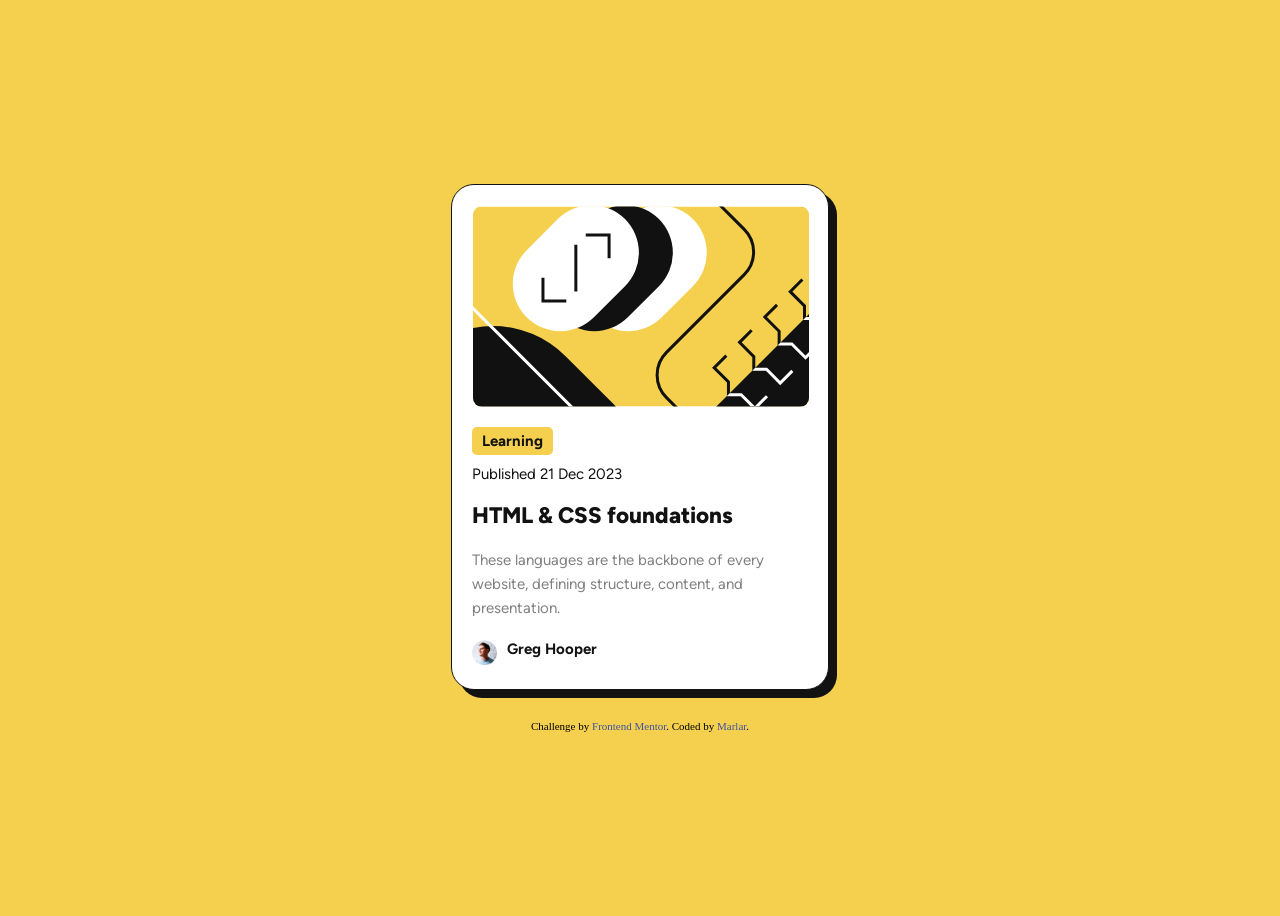
<file: Blog_Preview_Page_Frontend-main/index.html>
<!DOCTYPE html>
<html lang="en">

<head>
  <meta charset="UTF-8">
  <meta name="viewport" content="width=device-width, initial-scale=1.0">
  <!-- displays site properly based on user's device -->

  <link rel="icon" type="image/png" sizes="32x32" href="./assets/images/favicon-32x32.png">
  <link rel="stylesheet" href="main.css">

  <title>Frontend Mentor | Blog preview card</title>

</head>

<body>
  <div class="card">
    
    <!-- blog image -->
    <div class="blog_image">
      <svg xmlns="http://www.w3.org/2000/svg" fill="none" viewBox="0 0 336 201">
        <g clip-path="url(#a)">
          <path fill="#F4D04E" d="M0 .5h336v200H0z" />
          <rect width="139" height="95" x="87.996" y="77.729" fill="#fff" rx="47.5"
            transform="rotate(-45 87.996 77.729)" />
          <rect width="139" height="95" x="54.055" y="77.729" fill="#111" rx="47.5"
            transform="rotate(-45 54.055 77.729)" />
          <path fill="#111" d="M234.864 209.036 451.4-7.5l67.175 67.175-216.536 216.536z" />
          <rect width="139" height="95" x="20.114" y="77.729" fill="#fff" rx="47.5"
            transform="rotate(-45 20.114 77.729)" />
          <rect width="204.19" height="270.554" fill="#111" rx="102.095"
            transform="scale(-1 1) rotate(45 -103.887 14.564)" />
          <path stroke="#fff" stroke-width="3"
            d="m6.69-357.5 135.583 135.727c12.481 12.494 12.481 32.737 0 45.231L-45.544 11.475c-12.481 12.494-12.481 32.737 0 45.23L107.088 209.5" />
          <path stroke="#111" stroke-width="3"
            d="M69.965 71.719v23.334h23.334M136.079 52.273V28.94h-23.334M102.845 38.838v46.67M210.364-37.5l60.873 60.873c12.497 12.496 12.497 32.758 0 45.254l-77.745 77.746c-12.497 12.496-12.497 32.758 0 45.254l69.872 69.873" />
          <path stroke="#111" stroke-width="3"
            d="m253.339 149.574-12.144 12.145 14.256 14.257v12.672h12.673l13.729 13.729 12.145-12.145M278.685 124.228l-12.145 12.145 14.257 14.257v12.673h12.673l13.729 13.729 12.145-12.145M304.031 98.883l-12.145 12.144 14.257 14.257v12.673h12.673l13.729 13.729 12.144-12.145M329.376 73.537l-12.145 12.145 14.257 14.257v12.672h12.673l13.729 13.729 12.145-12.144" />
          <path stroke="#fff" stroke-width="5"
            d="m354.722 48.191-12.145 12.145 14.257 14.257v12.673h12.673l13.729 13.729 12.145-12.145" />
          <mask id="b" width="285" height="285" x="234" y="-8" maskUnits="userSpaceOnUse" style="mask-type:alpha">
            <path fill="#111" d="M234.864 209.036 451.4-7.5l67.175 67.175-216.536 216.536z" />
          </mask>
          <g stroke="#fff" mask="url(#b)">
            <path stroke-width="3"
              d="m253.339 149.574-12.144 12.145 14.256 14.257v12.672h12.673l13.729 13.729 12.145-12.145M278.685 124.228l-12.145 12.145 14.257 14.257v12.673h12.673l13.729 13.729 12.145-12.145M304.031 98.883l-12.145 12.144 14.257 14.257v12.673h12.673l13.729 13.729 12.144-12.145M329.376 73.537l-12.145 12.145 14.257 14.257v12.672h12.673l13.729 13.729 12.145-12.145" />
            <path stroke-width="5"
              d="m354.722 48.191-12.145 12.145 14.257 14.257v12.673h12.673l13.729 13.729 12.145-12.145" />
          </g>
        </g>
        <defs>
          <clipPath id="a">
            <path fill="#fff" d="M0 .5h336v200H0z" />
          </clipPath>
        </defs>
      </svg>

    <!-- content -->
    </div>
    <div class="content">
      <span id="bold_text">Learning</span>
      <p>Published 21 Dec 2023</p>
      <a href="#">
        <h2 id="bold_title">HTML & CSS foundations</h2>
      </a>
      <span id="detail"> These languages are the backbone of every website, defining structure, content, and
        presentation.</span>
    </div>

    <!-- author profile -->
    <div class="author_profile">
      <div class="row">
        <div class="column">
          <img src="assets/images/image-avatar.webp" alt="profile-picture" id="profile_image">
        </div>
        <div class="column">
          <span id="bold_name">Greg Hooper</span>
        </div>
      </div>
    </div>
  </div>

  <!-- attribution -->
  <div class="attribution">
    Challenge by <a href="https://www.frontendmentor.io?ref=challenge" target="_blank">Frontend Mentor</a>.
    Coded by <a href="https://www.frontendmentor.io/profile/marlar-tz">Marlar</a>.
  </div>
</body>

</html>
</file>
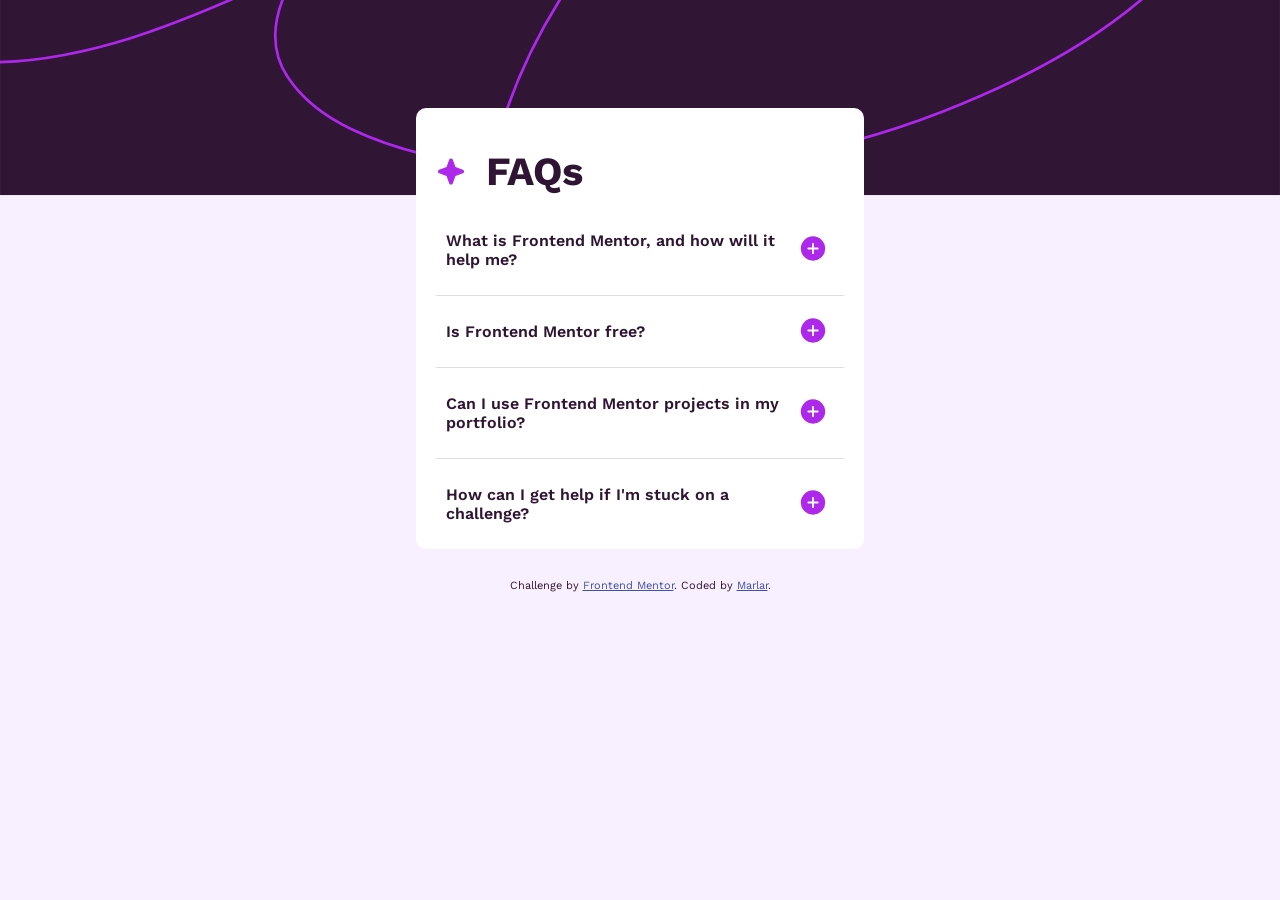
<file: faq-accordion-main/index.html>
<!DOCTYPE html>
<html lang="en">

<head>
  <meta charset="UTF-8">
  <meta name="viewport" content="width=device-width, initial-scale=1.0">
  <!-- displays site properly based on user's device -->

  <link rel="icon" type="image/png" sizes="32x32" href="./assets/images/favicon-32x32.png">
  <link rel="stylesheet" href="main.css">

  <title>Frontend Mentor | FAQ accordion</title>
</head>

<body>

  <!-- Card container -->
  <div class="container">
    <div class="title">
      <img src="./assets/images/icon-star.svg" alt="icon-star">
      <h1>FAQs</h1>
    </div>
    <ul class="list">
      <li class="list-item">
        <div class="question">
          <p>What is Frontend Mentor, and how will it help me?</p>
          <button class="toggle-btn" data-state="closed"><img src="./assets/images/icon-plus.svg"
              alt="plus-icon"></button>
        </div>
        <p class="answer">Frontend Mentor offers realistic coding challenges to help developers improve their
          frontend coding skills with projects in HTML, CSS, and JavaScript. It's suitable for
          all levels and ideal for portfolio building.</p>
      </li>
      <li class="list-item">
        <div class="question">
          <p>Is Frontend Mentor free?</p>
          <button class="toggle-btn" data-state="closed"><img src="./assets/images/icon-plus.svg"
              alt="plus-icon"></button>
        </div>
        <p class="answer">Yes, Frontend Mentor offers both free and premium coding challenges, with the free
          option providing access to a range of projects suitable for all skill levels.</p>
      </li>
      <li class="list-item">
        <div class="question">
          <p>Can I use Frontend Mentor projects in my portfolio?</p>
          <button class="toggle-btn" data-state="closed"><img src="./assets/images/icon-plus.svg"
              alt="icon-plus"></button>
        </div>
        <p class="answer">Yes, you can use projects completed on Frontend Mentor in your portfolio. It's an excellent
          way to showcase your skills to potential employers!</p>
      </li>
      <li class="list-item">
        <div class="question">
          <p>How can I get help if I'm stuck on a challenge?</p>
          <button class="toggle-btn" data-state="closed"><img src="./assets/images/icon-plus.svg"
              alt="icon-plus"></button>
        </div>
        <p class="answer">The best place to get help is inside Frontend Mentor's Discord community. There's a help
          channel where you can ask questions and seek support from other community members.</p>
      </li>
    </ul>
  </div>

  <!-- Attribution -->
  <div class="attribution">
    Challenge by <a href="https://www.frontendmentor.io?ref=challenge" target="_blank">Frontend Mentor</a>.
    Coded by <a href="#">Marlar</a>.
  </div>

  <script src="script.js"></script>
</body>

</html>
</file>
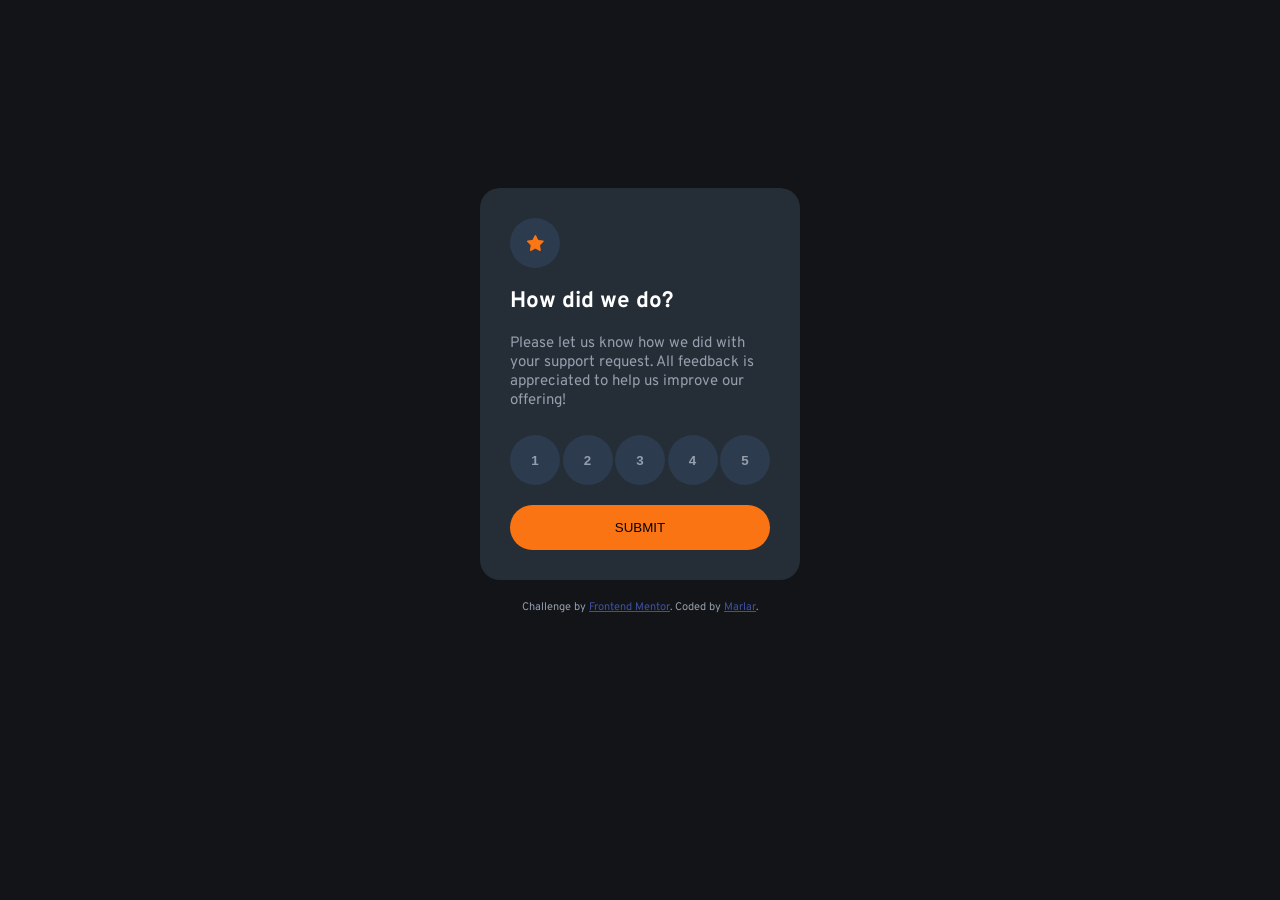
<file: interactive-rating-component-main/index.html>
<!DOCTYPE html>
<html lang="en">

<head>
  <meta charset="UTF-8">
  <meta name="viewport" content="width=device-width, initial-scale=1.0">
  <!-- displays site properly based on user's device -->

  <link rel="icon" type="image/png" sizes="32x32" href="./images/favicon-32x32.png">

  <title>Frontend Mentor | Interactive rating component</title>
  <link rel="stylesheet" href="style.css">

  <!-- Feel free to remove these styles or customise in your own stylesheet 👍 -->
</head>

<body>

  <!-- Rating state start -->
  <div class="container" id="container">
    <div class="star-logo">
      <img src="./images/icon-star.svg" alt="icon-star">
    </div>
    <h2>How did we do?</h2>
    <p>Please let us know how we did with your support request. All feedback is appreciated
      to help us improve our offering!</p>
    <div class="rating-container">
      <button class="rate-btn">1</button>
      <button class="rate-btn">2</button>
      <button class="rate-btn">3</button>
      <button class="rate-btn">4</button>
      <button class="rate-btn">5</button>
    </div>
    <button type="submit" id="submit-btn" class="submit-btn">SUBMIT</button>
  </div>
  <!-- Rating state end -->

  <!-- Thank you state start -->
  <div class="thank-container" id="thank-container">
    <div class="thank-logo">
      <img src="./images/illustration-thank-you.svg" alt="thank-logo">
    </div>
    <p class="selected-rating" id="selected-rating"></p>
    <h2>Thank you!</h2>
    <p class="message">We appreciate you taking the time to give a rating. If you ever need more support,
      don’t hesitate to get in touch!</p>
  </div>

  <!-- Thank you state end -->


  <!-- Attribution -->
  <div class="attribution">
    Challenge by <a href="https://www.frontendmentor.io?ref=challenge" target="_blank">Frontend Mentor</a>.
    Coded by <a href="https://www.frontendmentor.io/profile/marlar-tz">Marlar</a>.
  </div>

  <script src="script.js"></script>
</body>

</html>
</file>
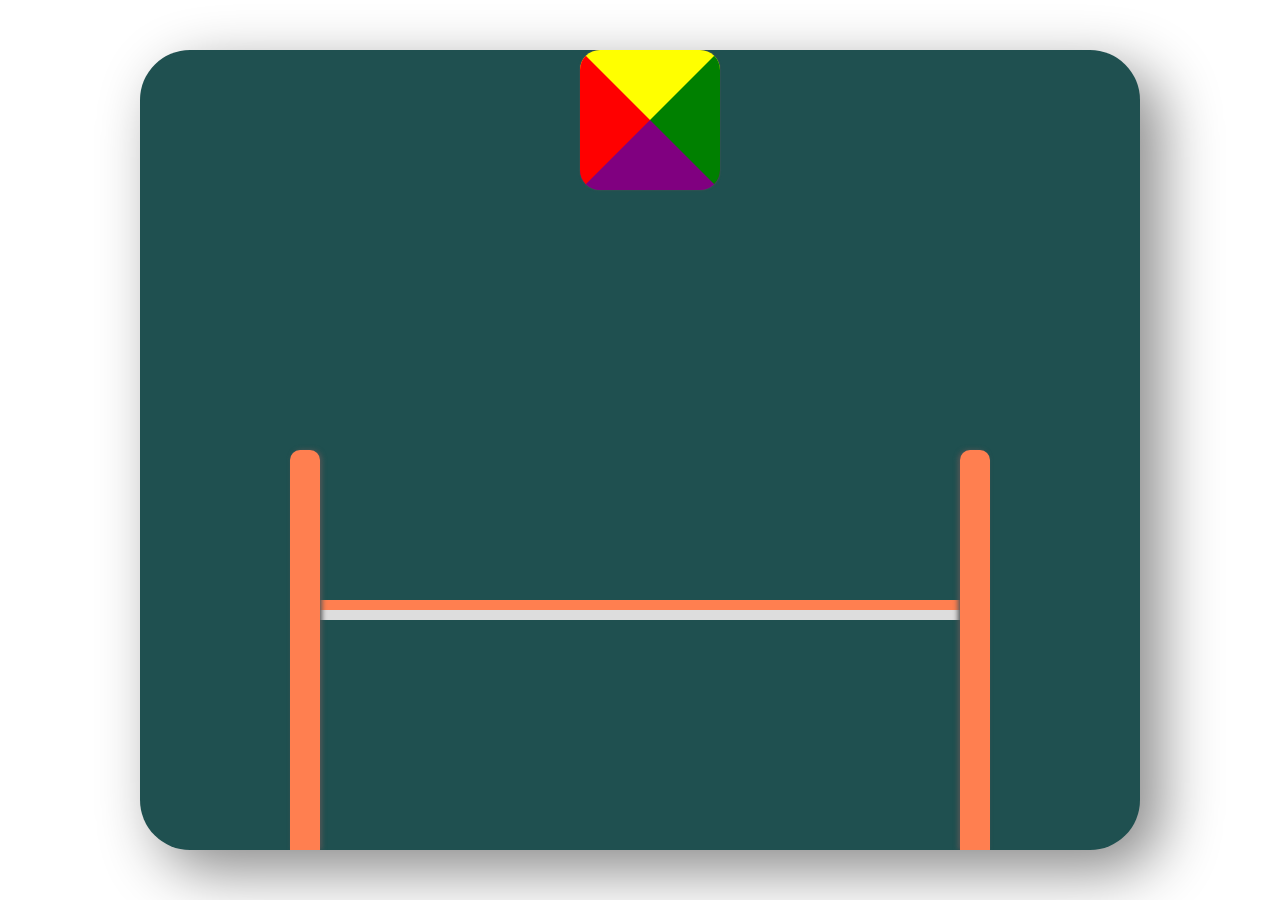
<file: jumping-cube-main/index.html>
<!DOCTYPE html>
<html lang="en">

<head>
    <meta charset="UTF-8">
    <meta name="viewport" content="width=device-width, initial-scale=1.0">
    <title>Jumping Cube</title>
    <link rel="stylesheet" href="style.css" />
</head>

<body>

    <div class="container">
        <div class="wrapper">
            <div class="rubber"></div>
            <div class="stick left-stick"></div>
            <div class="stick right-stick"></div>
            <div class="cube"></div>

        </div>
    </div>
</body>

</html>
</file>
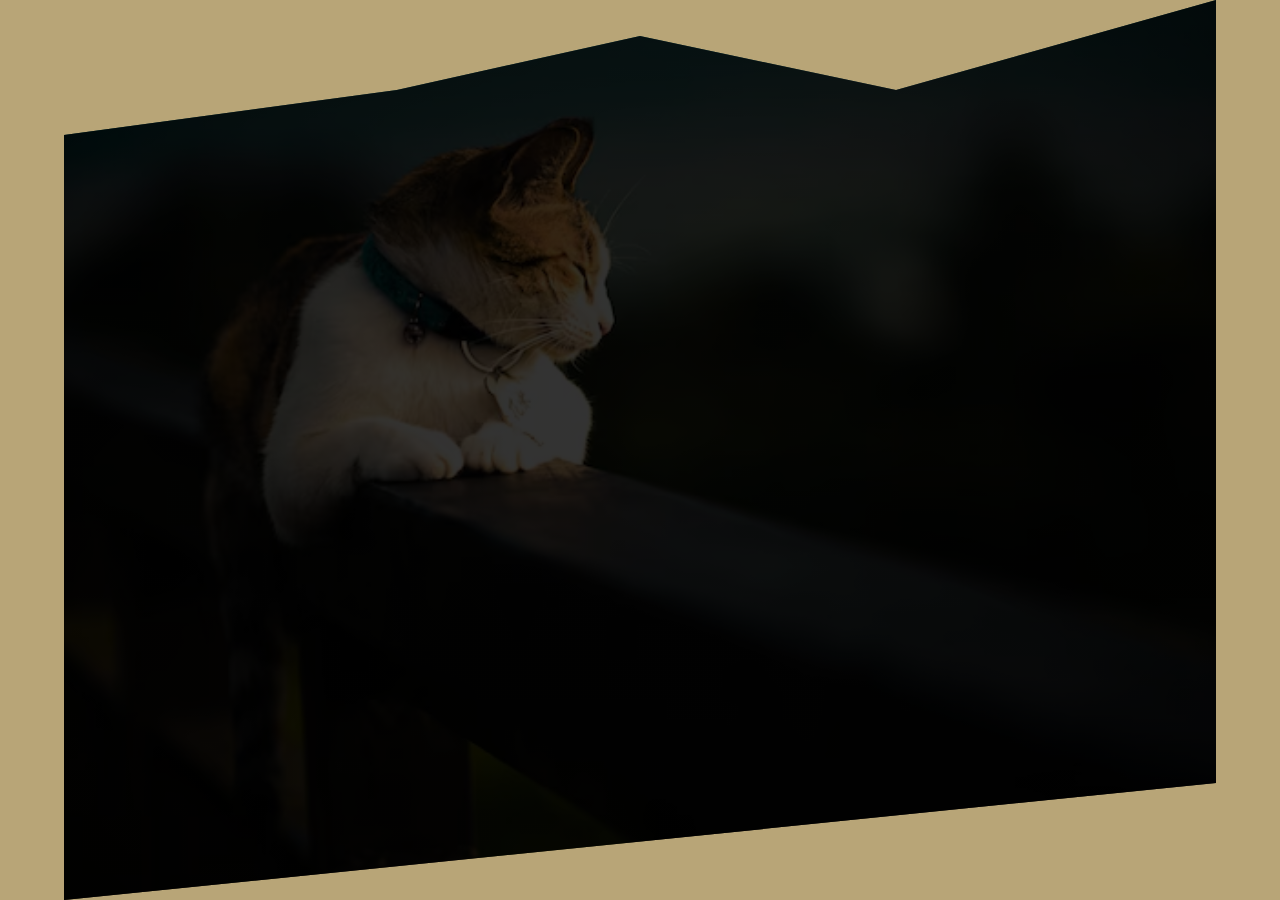
<file: Landing page/index.html>
<!DOCTYPE html>
<html lang="en">
<head>
    <meta charset="UTF-8">
    <meta name="viewport" content="width=device-width, initial-scale=1.0">
    <title>Landing Page Animation</title>
    <link rel="stylesheet" href="style.css">
</head>
<body>
    <div class="container">
        <div class="landing"></div>
        <div class="bg"></div>
    </div>
</body>
</html>
</file>
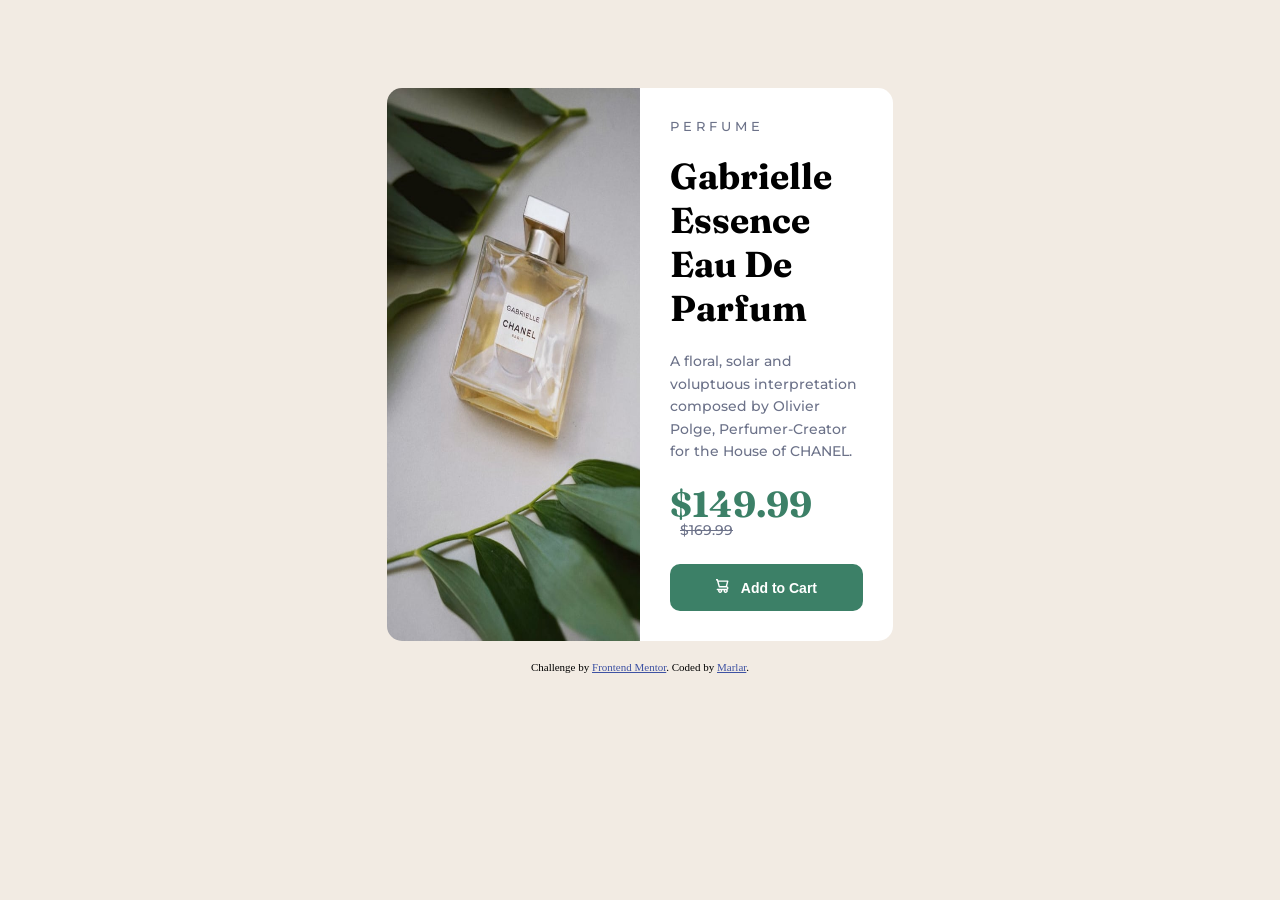
<file: product-preview-card-component-main/index.html>
<!DOCTYPE html>
<html lang="en">

<head>
  <meta charset="UTF-8">
  <meta name="viewport" content="width=device-width, initial-scale=1.0">
  <!-- displays site properly based on user's device -->

  <link rel="icon" type="image/png" sizes="32x32" href="./images/favicon-32x32.png">
  <link rel="stylesheet" href="style.css">
  <link rel="preconnect" href="https://fonts.googleapis.com">
  <link rel="preconnect" href="https://fonts.gstatic.com" crossorigin>
  <link href="https://fonts.googleapis.com/css2?family=Montserrat:ital,wght@0,100..900;1,100..900&display=swap"
    rel="stylesheet">
  <link
    href="https://fonts.googleapis.com/css2?family=Fraunces:ital,opsz,wght@0,9..144,100..900;1,9..144,100..900&family=Montserrat:ital,wght@0,100..900;1,100..900&display=swap"
    rel="stylesheet">

  <title>Frontend Mentor | Product preview card component</title>
  <!-- Feel free to remove these styles or customise in your own stylesheet 👍 -->
</head>

<body>

  <div class="container">
    <img src="./images/image-product-desktop.jpg" id="desktop_image" alt="Perfume Bottle">
    <img src="./images/image-product-mobile.jpg" id="mobile_image" alt="Perfume Bottle">

    <div class="product_text">
      <div id="category">
        PERFUME</div>
      <div id="name">Gabrielle Essence Eau De Parfum</div>
      <div id="about"> A floral, solar and voluptuous interpretation composed by Olivier Polge,
        Perfumer-Creator for the House of CHANEL.
      </div>
      <div class="price">
        <div id="main">
          $149.99
        </div>
        <div id="discount">
          $169.99
        </div>
      </div>
      <button class="block"><img src="./images/icon-cart.svg" style="width:25px; height:auto; padding-right:12px;">Add
        to
        Cart</button>
    </div>
    <div class="attribution">
      Challenge by <a href="https://www.frontendmentor.io?ref=challenge" target="_blank">Frontend Mentor</a>.
      Coded by <a href="https://www.frontendmentor.io/profile/marlar-tz">Marlar</a>.
    </div>

  </div>






</body>

</html>
</file>
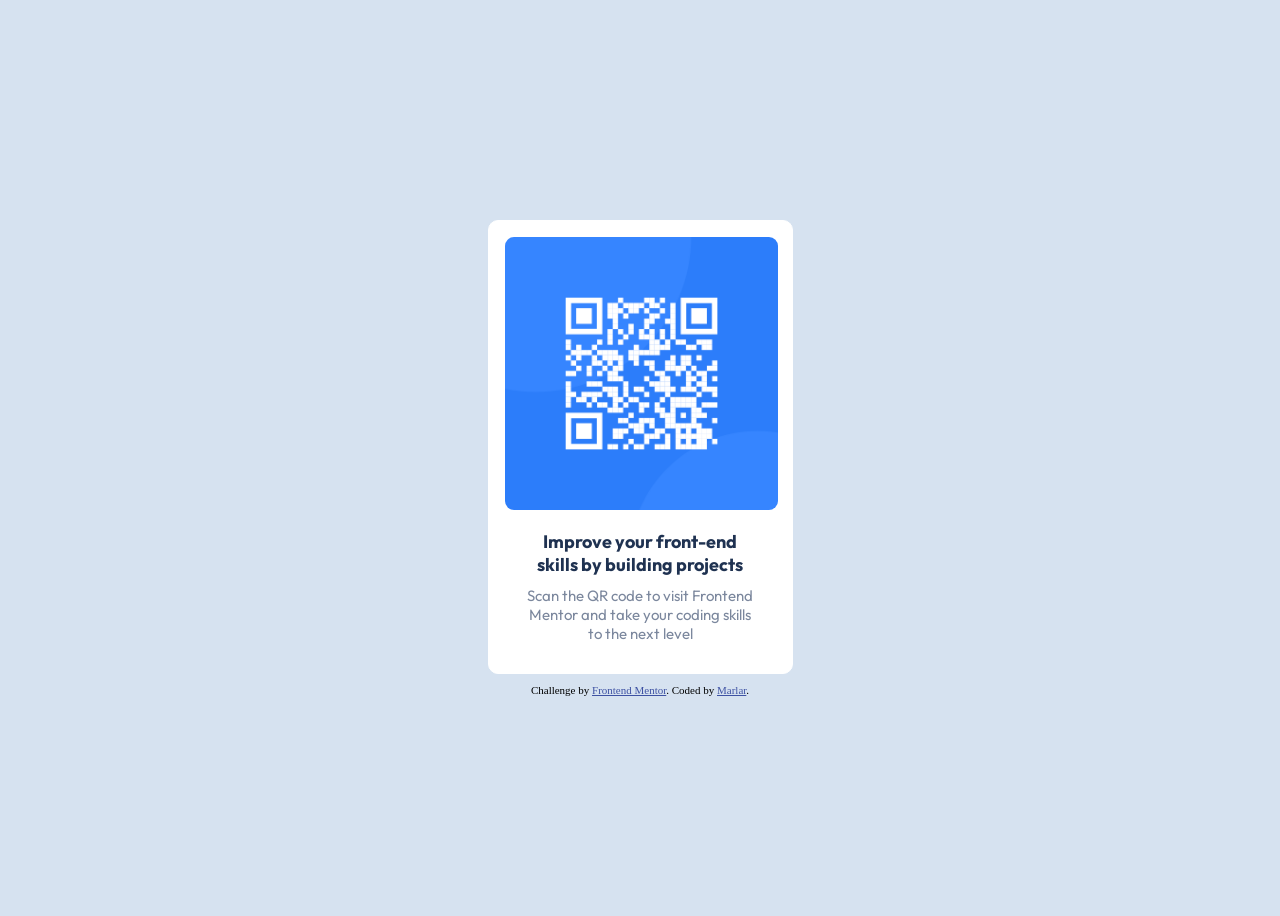
<file: QR_Code_Component_Page_Frontend-main/index.html>
<!DOCTYPE html>
<html lang="en">

<head>
  <meta charset="UTF-8">
  <meta name="viewport" content="width=device-width, initial-scale=1.0">
  <!-- displays site properly based on user's device -->

  <link rel="icon" type="image/png" sizes="32x32" href="./images/favicon-32x32.png">
  <link rel="stylesheet" href="main.css">

  <title>Frontend Mentor | QR code component</title>

  <!-- Feel free to remove these styles or customise in your own stylesheet 👍 -->
  <style>
    .attribution {
      font-size: 11px;
      text-align: center;
    }

    .attribution a {
      color: hsl(228, 45%, 44%);
    }
  </style>
</head>

<body>
  <div class="container">
    <div><img src="images/image-qr-code.png" alt="qr_code" id="qr_code_image"></div>
    <div class="content">
      <div id="title"><span>Improve your front-end skills by building projects</span></div>
      <div id="detail"><span>Scan the QR code to visit Frontend Mentor and take your coding skills to the next
          level</span></div>
    </div>
  </div>

  <div class="attribution">
    Challenge by <a href="https://www.frontendmentor.io?ref=challenge" target="_blank">Frontend Mentor</a>.
    Coded by <a href="https://www.frontendmentor.io/profile/marlar-tz">Marlar</a>.
  </div>
</body>

</html>
</file>
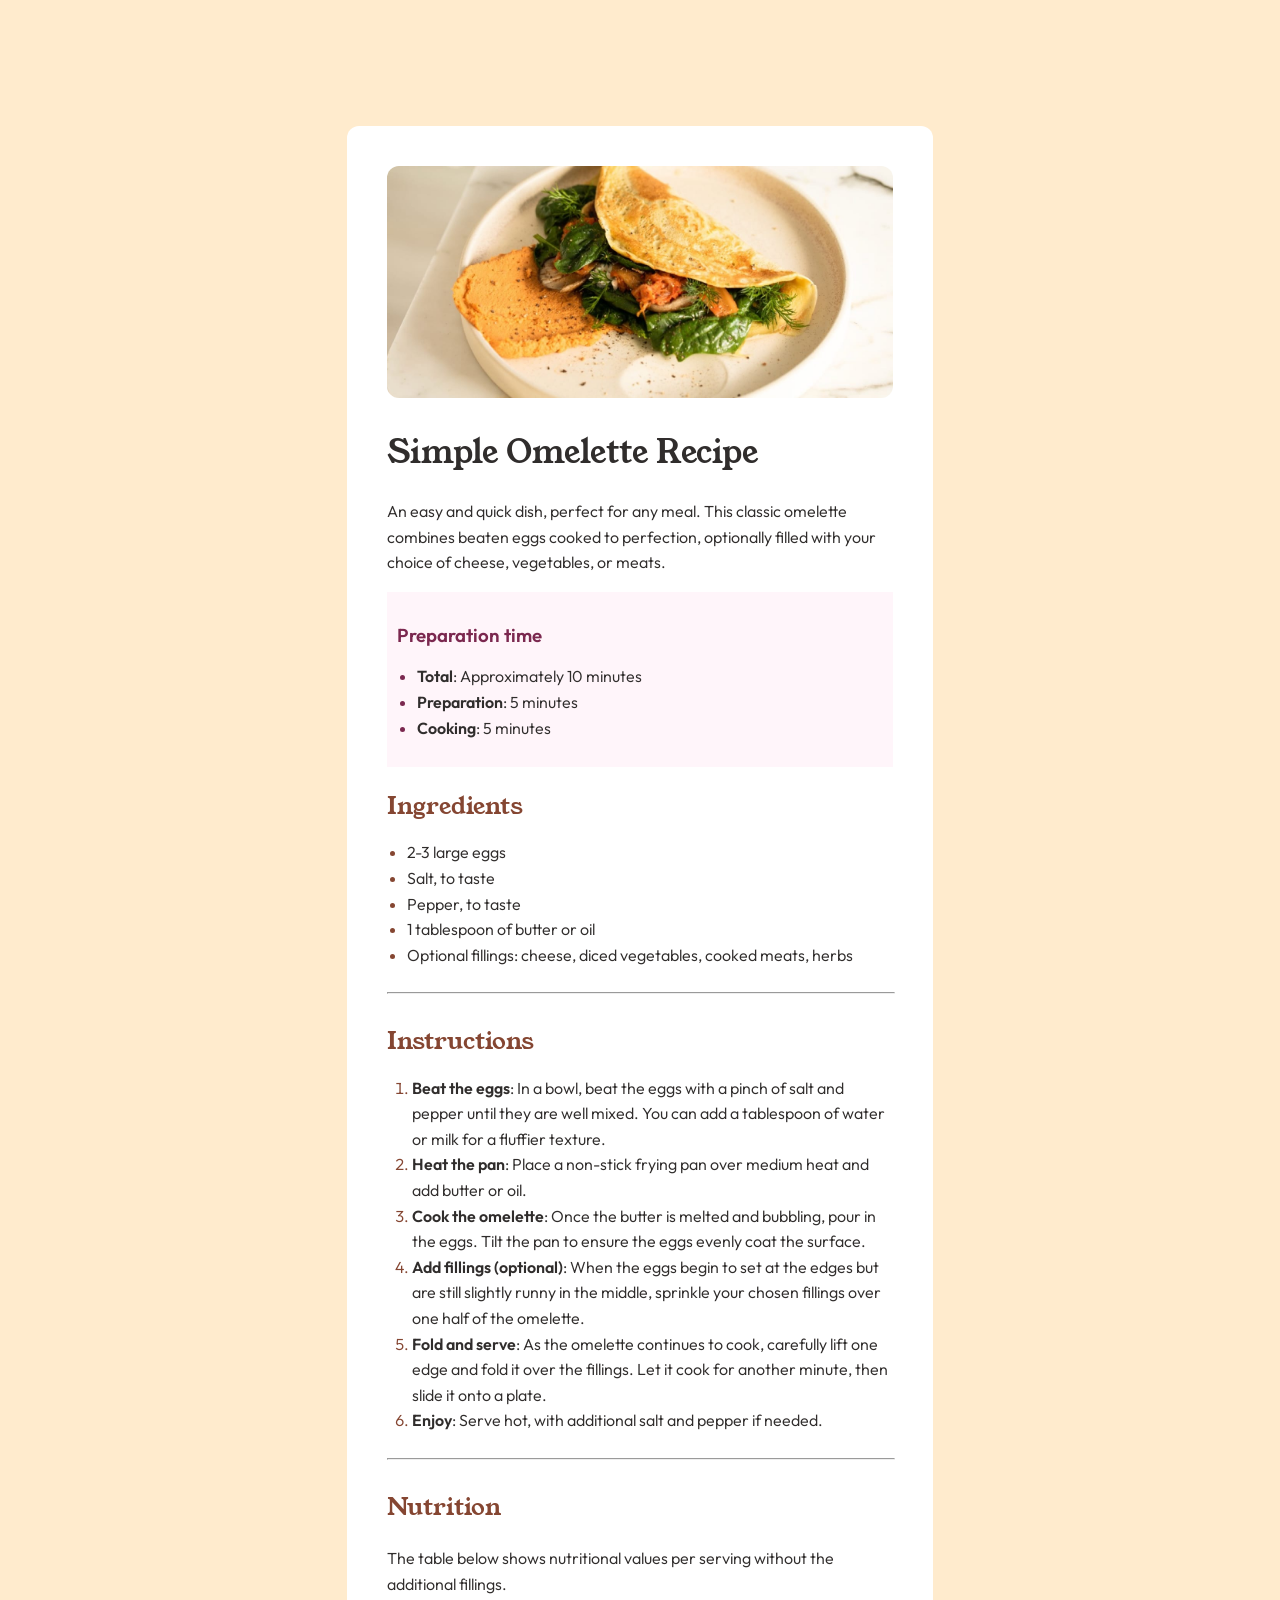
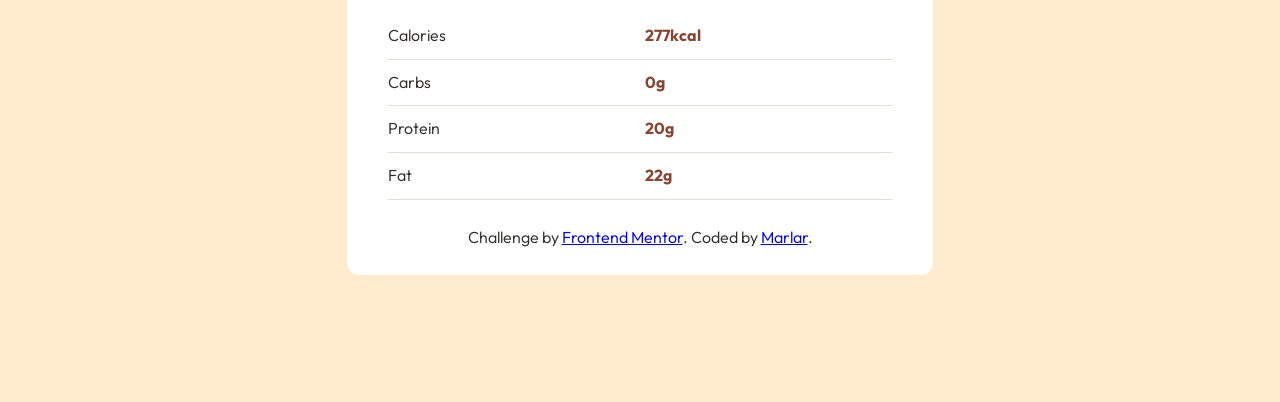
<file: Responsive_Recipe_Page_Frontend-main/index.html>
<!DOCTYPE html>
<html lang="en">

<head>
  <meta charset="UTF-8">
  <meta name="viewport" content="width=device-width, initial-scale=1.0">
  <!-- displays site properly based on user's device -->

  <link rel="icon" type="image/png" sizes="32x32" href="./assets/images/favicon-32x32.png">
  <link rel="stylesheet" href="main.css">

  <title>Frontend Mentor | Recipe page</title>
</head>

<body>

  <div class="flex-container">

    <div class="intro">
      <img src="assets/images/image-omelette.jpeg" id="recipe-image">
      <h1>Simple Omelette Recipe</h1>
      <p> An easy and quick dish, perfect for any meal. This classic omelette combines beaten eggs cooked
        to perfection, optionally filled with your choice of cheese, vegetables, or meats.</p>

      <!-- Prepare_time-->
      <div class="prepare-time">
        <h3>Preparation time</h3>
        <ul class="a">
          <li><span id="text_color"><span id="bold_font">Total</span>: Approximately 10
              minutes</span>
          </li>
          <li><span id="text_color"><span id="bold_font">Preparation</span>: 5
              minutes</span>
          </li>
          <li><span id="text_color"><span id="bold_font">Cooking</span>: 5
              minutes</span></li>
        </ul>
      </div>
    </div>

    <!-- Ingredienets-->
    <div class="Ingredients">
      <h2>Ingredients</h2>
      <ul class="b">
        <li><span id="text_color">2-3 large eggs</span> </li>
        <li><span id="text_color">Salt, to taste</span></li>
        <li><span id="text_color">Pepper, to taste</span></li>
        <li><span id="text_color">1 tablespoon of butter or oil</span></li>
        <li><span id="text_color">Optional fillings: cheese, diced vegetables, cooked
            meats,
            herbs</span> </li>
      </ul>
    </div>

    <!--Line break-->
    <div>
      <hr id="line_break">
    </div>

    <!-- Instructions-->
    <div class="instructions">
      <h2>Instructions</h2>
      <ol>
        <li><span id="text_color"><span id="bold_font">Beat the eggs</span>:
            In a bowl, beat
            the eggs
            with a pinch of salt and pepper until they are well mixed.
            You can add a tablespoon of water or milk for a fluffier texture.</span></li>
        <li><span id="text_color"><span id="bold_font">Heat the pan</span>:
            Place a non-stick
            frying pan
            over medium heat and add
            butter or oil.</span></li>
        <li><span id="text_color"><span id="bold_font">Cook the
              omelette</span>: Once the
            butter is
            melted and bubbling, pour in the
            eggs. Tilt the pan to ensure
            the eggs evenly coat the surface.</span></li>
        <li><span id="text_color"><span id="bold_font">Add fillings
              (optional)</span>: When
            the eggs
            begin to set at the edges but
            are still slightly runny in the
            middle, sprinkle your chosen fillings over one half of the omelette.</span></li>
        <li><span id="text_color"><span id="bold_font">Fold and serve</span>:
            As the omelette
            continues
            to cook, carefully lift one
            edge and fold it over the
            fillings. Let it cook for another minute, then slide it onto a plate.</span></li>
        <li><span id="text_color"><span id="bold_font">Enjoy</span>: Serve
            hot, with
            additional salt and
            pepper if needed.</span></li>
      </ol>
    </div>

    <!--Line break-->
    <div>
      <hr id="line_break">
    </div>

    <!-- Nutrition-->
    <div class="nutrition">
      <h2>Nutrition</h2>
      <p>The table below shows nutritional values per serving without the additional fillings.</p>
      <table>
        <tr>
          <td>Calories</td>
          <td id="table_data">277kcal</td>
        </tr>
        <tr>
          <td>Carbs</td>
          <td id="table_data">0g</td>
        </tr>
        <tr>
          <td>Protein</td>
          <td id="table_data">20g</td>
        </tr>
        <tr>
          <td>Fat</td>
          <td id="table_data">22g</td>
        </tr>
      </table>
    </div>

    <!-- Attribution-->
    <div class="attribution">
      Challenge by <a href="https://www.frontendmentor.io?ref=challenge" target="_blank">Frontend Mentor</a>.
      Coded by <a href="https://www.frontendmentor.io/profile/marlar-tz">Marlar</a>.
    </div>

  </div>
</body>

</html>
</file>
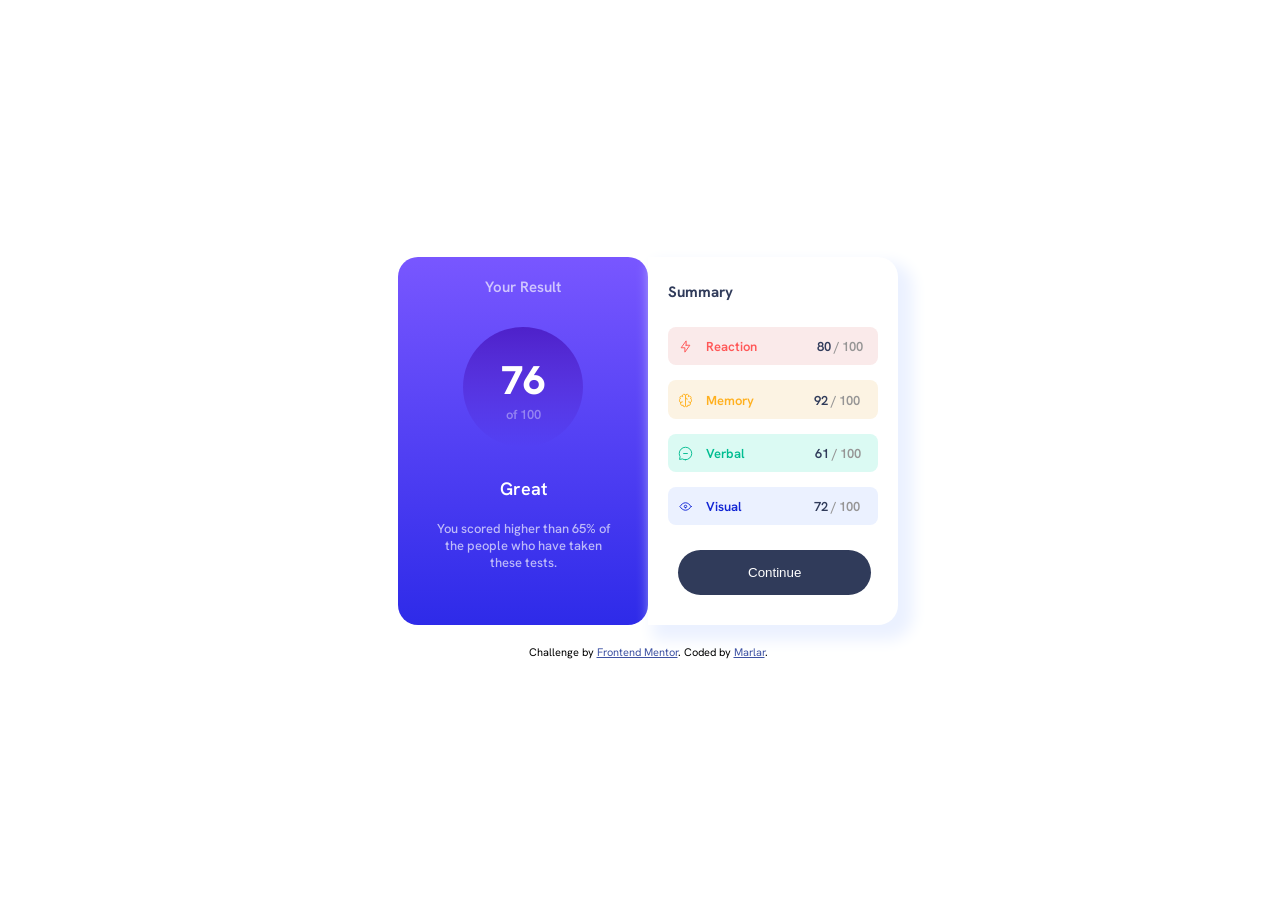
<file: Result_Summary_Component-Frontend-main/index.html>
<!DOCTYPE html>
<html lang="en">

<head>
  <meta charset="UTF-8">
  <meta name="viewport" content="width=device-width, initial-scale=1.0">
  <!-- displays site properly based on user's device -->

  <link rel="icon" type="image/png" sizes="32x32" href="./assets/images/favicon-32x32.png">
  <link rel="stylesheet" href="main.css">

  <title>Frontend Mentor | Results summary component</title>

  <!-- Feel free to remove these styles or customise in your own stylesheet 👍 -->
  <style>
    .attribution {
      font-size: 11px;
      text-align: center;
    }

    .attribution a {
      color: hsl(228, 45%, 44%);
    }
  </style>
</head>

<body>

  <div class="container">
    <div class="result-card">
      <div id="title-style">Your Result</div>
      <div id="circle"><br><span id="bold"> 76 </span><br><span id="subsent-style">of 100</span></div>
      <div id="bold-sentence">Great</div>
      <div id="text-style">You scored higher than 65% of the people who have taken these tests.</div>
    </div>
    <div class="summary-card">
      <div id="summary-style">Summary</div>
      <div class="react"><img id="react-image" src="assets/images/icon-reaction.svg">&emsp;<span
          id="react-text">Reaction</span><span id="score">80</span> <span id="total">/
          100</span>
      </div>
      <div class="memory"><img id="memory-image" src="assets/images/icon-memory.svg">&emsp;<span
          id="memory-text">Memory</span><span id="score">92</span> <span id="total">/
          100</span></div>
      <div class="verbal"><img id="verbal-image" src="assets/images/icon-verbal.svg">&emsp;<span
          id="verbal-text">Verbal</span>
        <span id="score">61</span> <span id="total">/ 100</span>
      </div>
      <div class="visual"><img id="visual-image" src="assets/images/icon-visual.svg">&emsp;<span
          id="visual-text">Visual</span><span id="score">72</span>
        <span id="total">/
          100</span>
      </div>
      <div><button class="button">Continue</button></div>
    </div>
  </div>

  <div class="attribution">
    Challenge by <a href="https://www.frontendmentor.io?ref=challenge" target="_blank">Frontend Mentor</a>.
    Coded by <a href="https://www.frontendmentor.io/profile/marlar-tz">Marlar</a>.
  </div>
</body>

</html>
</file>
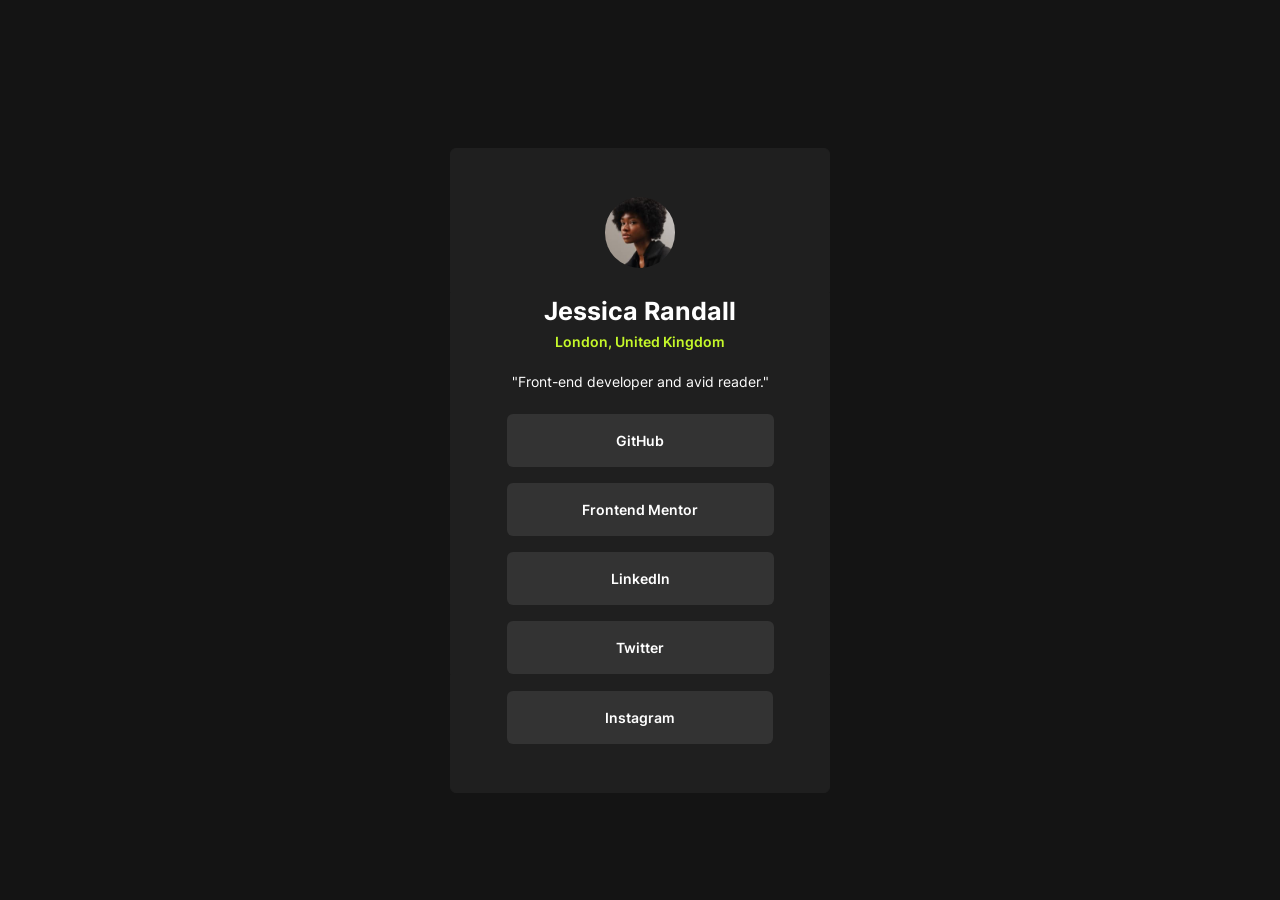
<file: Social_Link_Profile_Page_Frontend-main/index.html>
<!DOCTYPE html>
<html lang="en">

<head>
  <meta charset="UTF-8">
  <meta name="viewport" content="width=device-width, initial-scale=1.0">
  <!-- displays site properly based on user's device -->

  <link rel="icon" type="image/png" sizes="32x32" href="./assets/images/favicon-32x32.png">
  <link rel="stylesheet" href="main.css">
  <link href="https://cdn.jsdelivr.net/npm/bootstrap@5.3.3/dist/css/bootstrap.min.css" rel="stylesheet"
    integrity="sha384-QWTKZyjpPEjISv5WaRU9OFeRpok6YctnYmDr5pNlyT2bRjXh0JMhjY6hW+ALEwIH" crossorigin="anonymous">

  <title>Frontend Mentor | Social links profile</title>
</head>

<body>
  <div class="container mt-5">

    <!-- image -->
    <div class="row justify-content-md-center justify-content-center  align-items-center ">
      <div class="col-md-4 col-10 col-lg-4  px-6 bg-row border rounded-top" id="border-dark">
        <div class="row justify-content-md-center justify-content-center  align-items-center pb-4 pt-5">
          <div class="col-md-4 col-4 col-lg-3">
            <img src="assets/images/avatar-jessica.jpeg" class=" w-100 rounded-circle" alt="jessica_image"
              id="profile_image">
          </div>
        </div>
      </div>
    </div>

    <!-- name -->
    <div class="row justify-content-md-center justify-content-center align-items-center">
      <div class="col-md-4 col-10 text-center px-6 bg-row">
        <span id="name_font">Jessica Randall</span>
      </div>
    </div>

    <!-- location -->
    <div class="row justify-content-md-center justify-content-center align-items-center ">
      <div class="col-md-4 col-10 text-center px-6 bg-row pb-3">
        <span id="location_font">London, United Kingdom</span>
      </div>
    </div>

    <!-- bio-->
    <div class="row justify-content-md-center justify-content-center align-items-center ">
      <div class="col-md-4 col-10 text-center px-6 bg-row pb-1">
        <span id="text_font">"Front-end developer and avid reader."</span>
      </div>
    </div>

    <!-- buttons-->
    <div class="row justify-content-md-center justify-content-center align-items-center ">
      <div class="col-md-4 col-10 text-center px-6 bg-row pt-3">
        <button class="btn btn-primary border-0 w-75" type="button">GitHub</button>
      </div>
    </div>
    <div class="row justify-content-md-center justify-content-center align-items-center ">
      <div class="col-md-4 col-10 text-center px-6 bg-row pt-3">
        <button class="btn btn-primary border-0 w-75" type="button">Frontend Mentor</button>
      </div>
    </div>
    <div class="row justify-content-md-center justify-content-center align-items-center ">
      <div class="col-md-4 col-10 text-center px-6 bg-row pt-3">
        <button class="btn btn-primary border-0 w-75" type="button">LinkedIn</button>
      </div>
    </div>
    <div class="row justify-content-md-center justify-content-center align-items-center ">
      <div class="col-md-4 col-10 text-center px-6 bg-row pt-3">
        <button class="btn btn-primary border-0 w-75" type="button">Twitter</button>
      </div>
    </div>
    <div class="row justify-content-md-center justify-content-center align-items-center">
      <div class="col-md-4 col-10 text-center px-6 bg-row pt-3 py-5 border rounded-bottom" id="border-dark">
        <button class="btn btn-primary border-0 w-75" type="button">Instagram</button>
      </div>
    </div>
  </div>
</body>

</html>
</file>
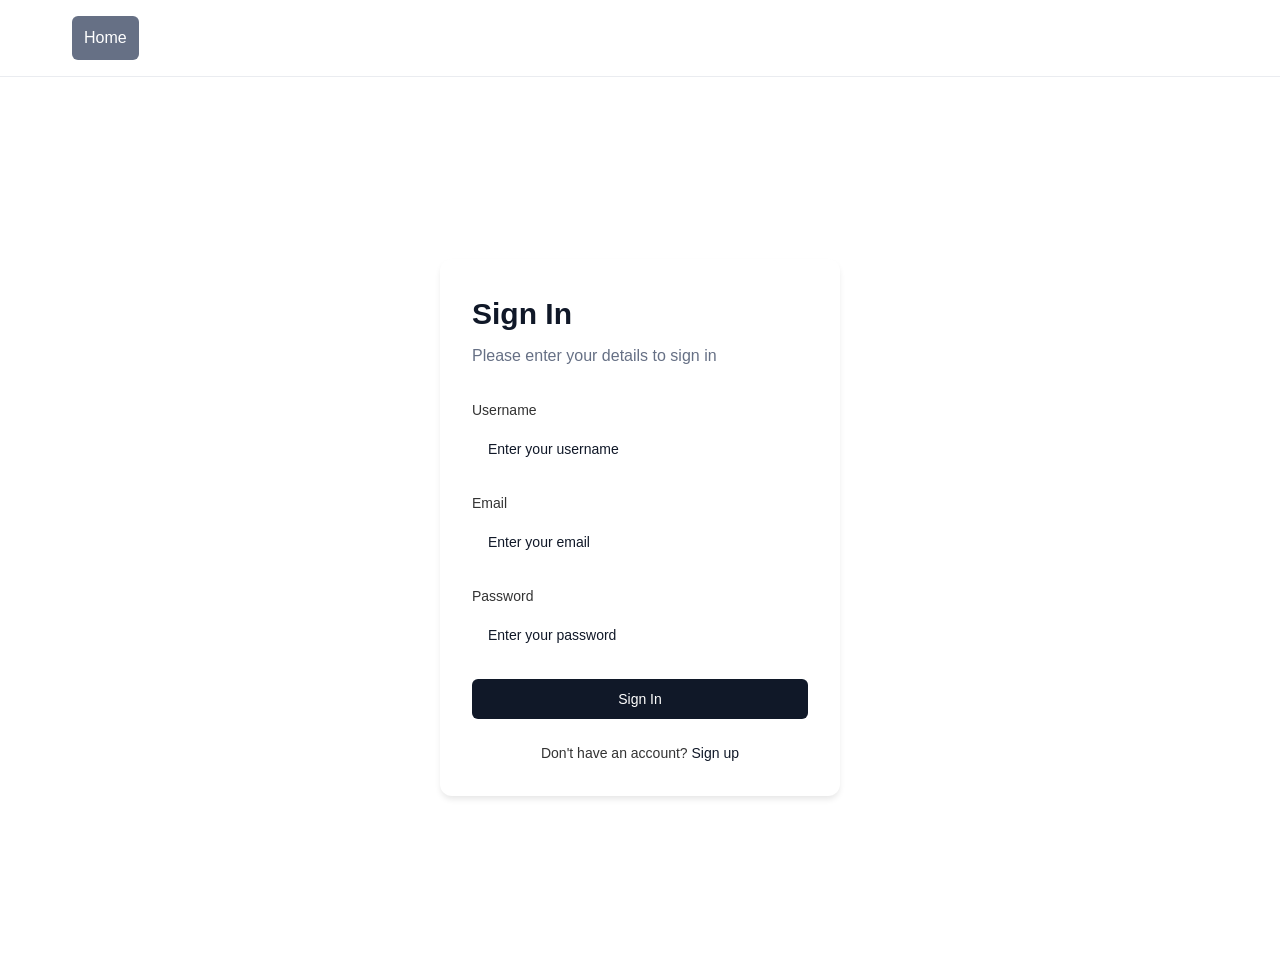
<file: Web_Blog_Frontend-main/form.html>
<!DOCTYPE html>
<html lang="en">

<head>
    <meta charset="UTF-8">
    <meta name="viewport" content="width=device-width, initial-scale=1.0">
    <title>Sign In</title>
    <link rel="stylesheet" href="css/style.css">
    <link rel="stylesheet" href="css/form.css">

</head>

<body>
    <header>
        <nav class="navbar">
            <div class="nav-links">
                <a href="index.html" class="home-link">Home</a>
            </div>


            <!-- Mobile menu button -->
            <button class="mobile-menu-btn">
                <svg width="24" height="24" viewBox="0 0 24 24" fill="none" xmlns="http://www.w3.org/2000/svg">
                    <path d="M3 12H21M3 6H21M3 18H21" stroke="#667085" stroke-width="2" stroke-linecap="round" />
                </svg>
            </button>
        </nav>
    </header>


    <main class="container">
        <div class="form-container">
            <h1 class="form-title">Sign In</h1>
            <p class="form-description">Please enter your details to sign in</p>

            <form class="sign-in-form" action="dashboard.html" method="POST">
                <div class="form-group">
                    <label for="username">Username</label>
                    <input type="text" id="username" name="username" placeholder="Enter your username">
                </div>

                <div class="form-group">
                    <label for="email">Email</label>
                    <input type="email" id="email" name="email" placeholder="Enter your email">
                </div>

                <div class="form-group">
                    <label for="password">Password</label>
                    <input type="password" id="password" name="password" placeholder="Enter your password">
                </div>

                <button type="submit" class="submit-btn" onclick="submitForm">Sign In</button>
            </form>

            <p class="sign-up-link">
                Don't have an account? <a href="/sign-up">Sign up</a>
            </p>
        </div>
    </main>
</body>



</html>
</file>
<file: Blog_Preview_Page_Frontend-main/main.css>
@font-face {
    font-family: Figtree;
    src: url(assets/fonts/Figtree-VariableFont_wght.ttf);
}

body {
    background-color: hsl(47, 88%, 63%);
    min-height:100vh;
    display:flex;
    align-items:center;
    justify-content:center;
    flex-direction:column;
}

.card {
    background-color: hsl(0, 0%, 100%);
    color: hsl(0, 0%, 7%);
    border-radius: 23px;
    border: 1px solid;
    padding: 20px;
    box-shadow: 8px 8px;
    width: 336px;
    align-content: center;
    font-family: Figtree;
    font-size: 15px;
}

.blog_image {
    padding-bottom: 20px;

}

svg {
    width: 336px;
    height: 201px;
    border: 1px solid white;
    border-radius: 10px;
}

#bold_text {
    font-weight: 700;
    background-color: hsl(47, 88%, 63%);
    border-radius: 5px;
    padding-top: 5px;
    padding-bottom: 5px;
    padding-left: 10px;
    padding-right: 10px;
}

a:link {
    color: hsl(0, 0%, 7%);
    text-decoration: none;
}

a:visited {
    color: hsl(0, 0%, 7%);
}

a:hover {
    color: hsl(47, 88%, 63%);
}

#bold_title {
    font-weight: 800;
}

#detail {
    color: hsl(0, 0%, 50%);
    line-height: 1.6;
}

.author_profile {
    padding-top: 20px;
}

#profile_image {
    height: 25px;
    width: auto;
}

.row {
    display: flex;
}



#bold_name {
    font-weight: 700;
    padding: 10px;

}

.attribution {
    padding-top: 30px;
    font-size: 11px;
    text-align: center;
}

.attribution a {
    color: hsl(228, 45%, 44%);
}

@media screen and (max-width:400px) {
    .card {
        width: 300px;
        padding: 20px;
        margin-top: 40%;
    }

    svg {
        width: 300px;
        height: 190px;
        border: 1px solid white;
        border-radius: 20px;
    }
}
</file>
<file: faq-accordion-main/main.css>
@font-face {
    font-family: WorkSans;
    src: url(assets/fonts/WorkSans-VariableFont_wght.ttf);
}

* {
    box-sizing: border-box;
}

body {
    background-color: hsl(275, 100%, 97%);
    background-image: url(./assets/images/background-pattern-desktop.svg);
    background-size: 100%;
    background-repeat: no-repeat;
    display: flex;
    flex-direction: column;
    align-items: center;
    justify-content: center;
    font-family: WorkSans;
    font-size: 16px;
    color:hsl(292, 42%, 14%);
}

.container {
    width: 35vw;
    max-height: 100%;
    margin: 100px 0;
    background-color: hsl(0, 0%, 100%);
    padding: 30px 20px 0px;
    border-radius: 10px;
    margin-bottom: 30px;

}

.title {
    display: flex;
}

.title img {
    width: 30px;
}

.title h1 {
    margin-left: 20px;
    margin-top: 10px;
    margin-bottom: 10px;
    font-size: 40px;
}

.list {
    padding-left: 0px;
    margin: 0 auto;
}

.list .list-item {
    list-style-type: none;
    border-bottom: 1px solid #dedede;
    padding: 10px;
}

.list .list-item:last-of-type {
    border-bottom: none;
}

.question {
    display: flex;
    justify-content: space-between;
}

.question p {
    max-width: 100%;
    font-weight: 600;
}

.question p:hover {
    color: #ad28eb;
    cursor:pointer;
}

.question button {
    margin-right: 0px;
    background: none;
    border: none;
    cursor: pointer;
}

.answer {
    display: none;
    color: hsl(292, 16%, 49%);
    font-weight: 400;
    font-size: 15px;
    margin-top: 10px;
}


.attribution {
    font-size: 11px;
    text-align: center;
}

.attribution a {
    color: hsl(228, 45%, 44%);
}

@media(max-width:800px) {
    body {
        background-image: url(./assets/images/background-pattern-mobile.svg);
        font-size: 15px;
    }

    .container {
        padding: 20px 20px;
        width: 90vw;
    }

    .list .list-item {
        padding: 10px 0px;
    }

    .question p {
        max-width: 70%;
    }

}
</file>
<file: interactive-rating-component-main/style.css>
@import url('https://fonts.googleapis.com/css2?family=Overpass:ital,wght@0,100..900;1,100..900&display=swap');

* {
    box-sizing: border-box;
}

body {
    background-color: hsl(216, 12%, 8%);
    color: hsl(217, 12%, 63%);
    display: flex;
    flex-direction: column;
    align-items: center;
    justify-content: center;
    font-size: 15px;
     font-family: "Overpass", sans-serif;
}

.container {
    
    background-color: hsl(213, 19%, 18%);
    width: 25vw;
    height: auto;
    max-height: 100%;
    margin: 20vh auto;
    padding: 30px;
    display:block;
    border-radius:20px;
    margin-bottom:20px;
    
}

.container h2 {
    color: hsl(0, 100%, 100%);
}

.star-logo {
    display: inline-block;
    border-radius: 50%;
    width: 50px;
    height: 50px;
    display: flex;
    align-items: center;
    justify-content: center;
    background-color: hsl(214, 28%, 24%);
}

.rating-container {
    display: flex;
    flex-direction: row;
    justify-content: space-between;
    padding: 10px 0 20px;

}

.rate-btn {
    border-radius: 50%;
    border:0;
    color: hsl(217, 12%, 63%);
    font-weight:700;
    background-color: hsl(214, 28%, 24%);
    width: 50px;
    height: 50px;
    display: flex;
    align-items: center;
    justify-content: center;
    cursor: pointer;
}


.submit-btn {
    width: 100%;
    padding: 15px 10px;
    background-color: hsl(25, 97%, 53%);
    border: 0;
    border-radius: 50px;
    cursor: pointer;
}



button:hover{
    background-color:hsl(25, 97%, 53%);
}

.rate-btn:focus{
     background-color:hsl(0, 100%, 100%);
}

.submit-btn:active{
    background-color:hsl(0, 100%, 100%);
}


.thank-container {
    
    background-color: hsl(213, 19%, 18%);
    width: 25vw;
    height: auto;
    max-height: 100%;
    margin: 20vh auto;
    padding:40px 40px;
    /* display:flex; */
    display:none;
    flex-direction:column;
    align-items:center;
    justify-content:center;
    text-align:center;
    border-radius:20px;
    margin-bottom:20px;
    
}

.thank-container .selected-rating{
    background-color:hsl(214, 28%, 24%); 
    padding:10px 15px;
    border-radius:50px;
    color:hsl(25, 97%, 53%);
    font-weight:700;
}

.thank-container h2{
    color:hsl(0, 100%, 100%);
}

.thank-container .message{
    margin:0 0;
    
}
.attribution {
    font-size: 11px;
    text-align: center;
    display: block;
}

.attribution a {
    color: hsl(228, 45%, 44%);
}

@media (max-width:1050px){
    .container , .thank-container{
        width:60vw;
    }
}


@media (max-width:560px){
    .container , .thank-container{
        width:90vw;
    }
}
</file>
<file: jumping-cube-main/style.css>
* {
    margin: 0;
    padding: 0;
    box-sizing: border-box;
}

html {
    font-size: 62.5%;
}

.container {
    width: 100%;
    height: 100vh;
    display: grid;
    place-items: center;
}

.wrapper {
    width: 100rem;
    height: 80rem;
    background-color: #1f5050;
    border-radius: 5rem;
    box-shadow: 2rem 2rem 6rem #888;
    position: relative;
    overflow: hidden;
}

.wrapper div {
    position: absolute;
}

.rubber {
    width: 67rem;
    height: 50rem;
    left: 16.5rem;
    bottom: 24rem;
    border-bottom: 1rem solid coral;
    box-shadow: 0 1rem 0 #ddd;
    animation: rubberAnimation 4.5s infinite linear;
}

@keyframes rubberAnimation {

    0%,
    20% {
        border-radius: 0;
        transform: translateY(0);
    }

    50%,
    60% {
        border-radius: 0 0 35rem 35rem;
        transform: translateY(23rem);

    }

    65%,
    100% {
        border-radius: 0;
        transform: translateY(0);
    }
}

.stick {
    width: 3rem;
    height: 40rem;
    background-color: coral;
    border-radius: 1rem 1rem 0 0;
    bottom: 0;
    transform-origin: bottom center;
}

.left-stick {
    left: 15rem;
    box-shadow: 0.2rem 0 0.5rem #555;
    animation: leftStickAnimation 4.5s infinite linear;
}

@keyframes leftStickAnimation {

    0%,
    30% {
        transform: rotateZ(0);
    }

    50%,
    65% {
        transform: rotateZ(2deg);
    }

    80%,
    100% {
        transform: rotateZ(0);
    }
}

.right-stick {
    right: 15rem;
    box-shadow: -0.2rem 0 0.5rem #555;
    animation: rightStickAnimation 4.5s infinite linear;
}

@keyframes rightStickAnimation {

    0%,
    30% {
        transform: rotateZ(0);
    }

    50%,
    65% {
        transform: rotateZ(-2deg);
    }

    80%,
    100% {
        transform: rotateZ(0);
    }
}

.cube {
    width: 14rem;
    aspect-ratio: 1;
    background-color: #fff;
    border-radius: 2rem;
    border-left: 70px solid red;
    border-right: 70px solid green;
    border-bottom: 70px solid purple;
    border-top: 70px solid yellow;
    left: 44rem;
    box-shadow: 0 0 0.2rem #555;
    animation: cubeAnimation 4.5s infinite linear;
}

@keyframes cubeAnimation {
    0% {
        transform: translateY(5rem);
    }

    20% {
        transform: translateY(40rem);
    }

    50%,
    60% {
        transform: translateY(64.5rem);
    }

    62% {
        transform: translateY(45rem);
    }



    80% {
        transform: translateY(10rem) rotateZ(-180deg);
    }

    100% {
        transform: translateY(5rem) rotateZ(-360deg);
    }
}
</file>
<file: Landing page/style.css>
* {
    margin: 0;
    padding: 0;
}

.container {
    width: 100%;
    height: 100vh;
    background-color: rgb(184, 165, 119);
}

.landing {
    width: 100%;
    height: 100%;
    background: linear-gradient(rgba(0, 0, 0, 0.8), rgba(0, 0, 0, 0.8)), url(./cat.avif), no-repeat;
    background-size: cover;
    background-position: center bottom;
    animation: landingAnim 5s forwards;
}

.bg {
    width: 100%;
    height: 100%;
    background-color: rgb(184, 165, 119);
    position: absolute;
    top: 0;
    left: 0;
    z-index: 10;
    transform-origin: top;
    animation: bgAnim 2s forwards;
}

@keyframes landingAnim {

    0%,
    50% {
        clip-path: polygon(50% 0%, 70% 0%, 100% 0%, 100% 100%, 0% 100%, 0% 0%, 30% 0%);

    }

    100% {
        clip-path: polygon(50% 4%, 70% 10%, 95% 0%, 95% 87%, 5% 100%, 5% 15%, 31% 10%);
        background-position: center top;
    }
}

@keyframes bgAnim {

    0%,
    50% {
        transform: scaleY(1);
    }

    100% {
        transform: scaleY(0);
    }
}
</file>
<file: product-preview-card-component-main/style.css>
* {
    box-sizing: border-box;
}

body {
    background-color: hsl(30, 38%, 92%);
}

.container {
    display: flex;
    flex-wrap: wrap;
    max-width: 40%;
    margin: auto;
    margin-top: 7%;
}

#desktop_image {
    flex-basis: 50%;
    border-radius: 15px 0px 0px 15px;
    width: 50%;
    height: auto;

}

#mobile_image {
    display: none;
}

.product_text {
    flex-basis: 50%;
    border-radius: 0px 15px 15px 0px;
    padding: 30px;
    background-color: white;

}

#category {
    font-family: "Montserrat", sans-serif;
    font-optical-sizing: auto;
    font-style: normal;
    font-weight: 500;
    font-size: 13px;
    color: hsl(228, 12%, 48%);
    letter-spacing: 4px;
    padding-bottom: 20px;
}

#name {
    font-family: "Fraunces", serif;
    font-optical-sizing: auto;
    font-weight: 700;
    font-style: normal;
    font-size: 36px;
    padding-bottom: 20px;

}

#about {
    font-family: "Montserrat", sans-serif;
    font-optical-sizing: auto;
    font-style: normal;
    font-weight: 500;
    font-size: 14px;
    color: hsl(228, 12%, 48%);
    line-height: 1.6;
    padding-bottom: 20px;
}

.price {
    padding-bottom: 20px;
}

.price #main {
    font-family: "Fraunces", serif;
    font-optical-sizing: auto;
    font-weight: 700;
    font-style: normal;
    font-size: 36px;
    display: inline-block;
    color: hsl(158, 36%, 37%)
}

.price #discount {
    font-family: "Montserrat", sans-serif;
    font-optical-sizing: auto;
    font-style: normal;
    font-weight: 500;
    font-size: 14px;
    color: hsl(228, 12%, 48%);
    display: inline-block;
    text-decoration: line-through;
    transform: translate(10px, -5px);
}


.block {
    background-color: hsl(158, 36%, 37%);
    color: white;
    font-size: 14px;
    font-weight: 700;
    border-radius: 10px;
    cursor: pointer;
    padding: 15px 20px;
    border-style: none;
    width: 100%;


}

.block:hover {
    background-color: hsl(158, 42%, 18%);
}

.attribution {
    margin: auto;
    margin-top: 20px;

    font-size: 11px;
    text-align: center;
}

.attribution a {
    color: hsl(228, 45%, 44%);
}

@media (max-width:768px) {

    .container {
        max-width: 95%;
        margin-top: 15%;
        flex-direction: row;
        align-items: center;
    }

    #desktop_image {
        display: none;
    }



    #mobile_image {
        display: block;
        flex-basis: 100%;
        border-radius: 15px 15px 0px 0px;

    }

    img {
        width: 100%;
        height: auto;
    }

    .product_text {
        flex-basis: 100%;
        border-radius: 0px 0px 15px 15px;
    }

    #name {
        font-size: 30px;
    }
}

@media(min-width:768px) and (max-width:1060px) {
    .container {
        max-width: 90%;
    }
}
</file>
<file: QR_Code_Component_Page_Frontend-main/main.css>
@font-face {
    font-family: outfit-normal;
    src: url(assets/Outfit/static/Outfit-Regular.ttf);
}

@font-face {
    font-family: outfit-bold;
    src: url(assets/Outfit/static/Outfit-Bold.ttf);
}


body {
    background-color: hsl(212, 45%, 89%);
    min-height:100vh;
    display:flex;
    align-items:center;
    justify-content:center;
    flex-direction:column;
}

.container {
    width: 273px;
    align-content: center;
    text-align: center;
    padding: 15px;
    background-color: hsl(0, 0%, 100%);
    border: 1px solid hsl(0, 0%, 100%);
    border-radius: 10px;

}

#qr_code_image {
    width: 273px;
    height: auto;
    border: 1px solid hsl(0, 0%, 100%);
    border-radius: 10px;
}

.content {
    padding-left: 20px;
    padding-right: 20px;
    padding-top: 15px;
    padding-bottom: 15px;
    font-size: 15px;

}

#title {
    font-family: outfit-bold;
    font-size: 18px;
    padding-bottom: 10px;
    color: hsl(218, 44%, 22%);
}

#detail {
    font-family: outfit-normal;
    color: hsl(220, 15%, 55%);
}

.attribution {
    padding-top: 10px;
}
</file>
<file: Responsive_Recipe_Page_Frontend-main/main.css>
@font-face {
    font-family: young-serif;
    src: url(assets/fonts/young-serif/YoungSerif-Regular.ttf);
}

@font-face {
    font-family: outfit;
    src: url(assets/fonts/outfit/Outfit-VariableFont_wght.ttf);
}

body {
    background-color: blanchedalmond;
    color: hsl(24, 5%, 18%);
    line-height: 1.6;
}

h1 {
    font-family: young-serif;
    font-weight: 400;

}

h2 {
    font-family: young-serif;
    font-weight: 400;
    color: hsl(14, 45%, 36%);
}

h3 {
    font-family: outfit;
    font-weight: 600;
    color: hsl(332, 51%, 32%);

}

.flex-container {
    display: flex;
    flex-direction: column;
    margin-top: 10%;
    margin-bottom: 10%;
}

.flex-container>div {
    width: 40%;
    justify-content: center;
    align-items: center;
    background-color: white;
    padding: 0px 40px;
    align-self: center;
    font-size: 16px;
    font-family: outfit;
    font-weight: 350;
}

#recipe-image {
    max-width: 100%;
    height: auto;
    border-radius: 12px;
    margin-top: 40px;
}

.intro {
    border-top-left-radius: 12px;
    border-top-right-radius: 12px;
}

.prepare-time {
    background-color: hsl(330, 100%, 98%);
    padding: 10px 10px;

}

ul {
    display: inline-block;
    margin-top: -5px;
    margin-left: -20px;
}

ul.a {
    color: hsl(332, 51%, 32%);
}

ul.b {
    color: hsl(14, 45%, 36%);
}

ol {
    display: inline-block;
    margin-top: -5px;
    margin-left: -15px;
    color: hsl(14, 45%, 36%);
}

#text_color {
    color: hsl(24, 5%, 18%);
}

#bold_font {
    font-weight: 600;
}

.flex-container>.nutrition {
    padding-bottom: 25px;
}

table,
tr {
    border-collapse: collapse;
    width: 100%;
    border-bottom: 1px solid hsl(30, 18%, 87%);
}

td {
    padding-top: 10px;
    padding-bottom: 10px;

}

#table_data {
    color: hsl(14, 45%, 36%);
    font-weight: 700;
}

#line_break {
    width: 100%;
    text-align: center;
    color: hsl(40, 27%, 98%);
}


.flex-container>.attribution {
    padding-bottom: 25px;
    text-align: center;
}

.attribution {
    border-bottom-left-radius: 12px;
    border-bottom-right-radius: 12px;

}

/* For mobile phones: */
@media screen and (max-width:400px) {
    .flex-container {
        margin-top: -8px;
        margin-bottom: -8px;
    }

    .flex-container>div {
        width: 90%;
        padding: 0px 26px;
    }

    #recipe-image {
        margin-top: 0px;
        width: 100%;

    }

    .intro {
        border-top-left-radius: 0px;
        border-top-right-radius: 0px;
    }

    .attribution {
        border-bottom-left-radius: 0px;
        border-bottom-right-radius: 0px;
    }
}
</file>
<file: Result_Summary_Component-Frontend-main/main.css>
@font-face {
    font-family: hanken-grotesk;
    src: url(assets/fonts/HankenGrotesk-VariableFont_wght.ttf);
}

body {
    display: flex;
    justify-content: center;
    align-items: center;
    min-width: 100vw;
    min-height: 100vh;
    flex-direction: column;
    font-family: hanken-grotesk;
    font-size: 13px;
}

.container {
    display: flex;
    flex-direction: row;

}



.result-card {
    width: 250px;
    background-color: hsl(252, 100%, 67%);
    background-image: linear-gradient(hsl(252, 100%, 67%), hsl(241, 81%, 54%));
    border-radius: 20px;
    text-align: center;
    display: flex;
    flex-direction: column;
    color: hsl(0, 0%, 100%);
}

.result-card div {
    margin-top: 10px;
    margin-bottom: 10px;
    padding: 10px;


}

#title-style {
    color: hsla(0, 0%, 100%, 0.664);
    font-weight: 600;
    font-size: 15px;
}

#circle {
    background-image: linear-gradient(hsla(256, 72%, 46%, 1), hsla(241, 72%, 46%, 0));
    align-self: center;
    border-radius: 50%;
    width: 100px;
    height: 100px;
}

#bold {
    font-weight: 800;
    font-size: 40px;
}

#subsent-style {
    color: hsla(0, 0%, 100%, 0.373);
    font-weight: 600;
}

#bold-sentence {
    font-size: 18px;
    font-weight: 600;
}

#text-style {
    padding-left: 30px;
    padding-right: 30px;
    margin-top: -10px;
    color: hsla(0, 0%, 100%, 0.664);
    font-weight: 500;
}

.summary-card {
    display: flex;
    flex-direction: column;
    width: 250px;
    background-color: white;
    border: 0;
    border-radius: 0px 20px 20px 0;
    box-shadow: 10px 10px 15px 5px hsl(221, 100%, 96%);
}

.summary-card div {
    margin-top: 15px;
    margin-left: 20px;
    margin-right: 20px;
    padding-top: 10px;
    padding-bottom: 10px;
    padding-left: 10px;
    padding-right: 10px;
}

#summary-style {
    margin-left: 10px;
    color: hsl(224, 30%, 27%);
    font-weight: 700;
    font-size: 15px;
}

#score {
    font-weight: 600;
    color: hsl(224, 30%, 27%);
}

#total {
    font-weight: 600;
    color: rgb(150, 149, 149);
}

.react {
    background-color: hsl(0, 62%, 95%);
    border-radius: 8px;
}

#react-text {
    color: hsl(0, 100%, 67%);
    font-weight: 600;
    padding-right: 60px;
}

#score,
#total,
#react-image,
#react-text {
    vertical-align: middle;
    display: inline-block;
}

.memory {
    background-color: hsl(38, 81%, 94%);
    border-radius: 8px;
}

#memory-text {
    color: hsl(39, 100%, 56%);
    font-weight: 600;
    padding-right: 60px;
}

#score,
#total,
#memory-image,
#memory-text {
    vertical-align: middle;
    display: inline-block;
}

.verbal {
    background-color: hsl(166, 75%, 92%);
    border-radius: 8px;
}

#verbal-text {
    color: hsl(166, 100%, 37%);
    font-weight: 600;
    padding-right: 67px;
}

#score,
#total,
#verbal-image,
#verbal-text {
    vertical-align: middle;
    display: inline-block;
}

.visual {
    background-color: hsl(221, 100%, 96%);
    border-radius: 8px;

}

#visual-text {
    color: hsl(234, 85%, 45%);
    font-weight: 600;
    padding-right: 72px;
}

#score,
#total,
#visual-image,
#visual-text {
    vertical-align: middle;
    display: inline-block;
}

.button {
    background-color: hsl(224, 30%, 27%);
    color: hsl(0, 0%, 100%);
    padding: 15px 70px;
    text-align: center;
    border-radius: 30px;
    border: 0;
    cursor: pointer;
    margin-bottom: 20px;

}

.button:hover {
    background-color: hsl(252, 100%, 67%);
    background-image: linear-gradient(hsl(252, 100%, 67%), hsl(241, 81%, 54%));
}

.attribution {
    margin-top: 20px;
}



@media screen and (max-width:720px) {
    .container {
        flex-direction: column;
    }

    .result-card {
        width: 70vw;
    }

    .summary-card {
        width: 70vw;
    }

    .button {
        padding: 15px 80px;
    }
}

@media screen and (max-width:380px) {

    body {
        max-width: 100vw;
        max-height: 100vh;
        margin-left: -0.5px;
    }

    .container {
        flex-direction: column;
    }


    .result-card {
        width: 100vw;
        height: 350px;
        margin-top: -50px;
        border-radius: 0px 0px 20px 20px;

    }



    #text-style {
        padding-left: 80px;
        padding-right: 80px;

    }

    .summary-card {
        width: 100vw;
        height: 50vh;
    }

    .summary-card div {
        margin-left: 40px;
        margin-right: 40px;
    }

    #summary-style {
        margin-left: 30px;
    }

    #react-text {
        padding-right: 120px;
    }

    #memory-text {
        padding-right: 122px;
    }

    #verbal-text {
        padding-right: 127px;
    }

    #visual-text {
        padding-right: 134px;
    }

    .button {
        padding: 15px 110px;
    }

    .attribution {
        margin-top: 10px;
    }

}
</file>
<file: Social_Link_Profile_Page_Frontend-main/main.css>
@font-face {
    font-family: inter-bold;
    src: url(assets/fonts/static/Inter-Bold.ttf);
}

@font-face {
    font-family: inter-regular;
    src: url(assets/fonts/static/Inter-Regular.ttf);
}

@font-face {
    font-family: inter-semibold;
    src: url(assets/fonts/static/Inter-SemiBold.ttf);
}


body {
    background-color: hsl(0, 0%, 8%) !important;
}


.container {
    padding-top: 100px !important;
    padding-bottom: 100px !important;

}

.bg-row {
    background-color: hsl(0, 0%, 12%);
    color: hsl(0, 0%, 100%);
}

#name_font {
    font-size: 25px;
    font-family: inter-bold;
}

#location_font {
    font-size: 14px;
    font-family: inter-semibold;
    color: hsl(75, 94%, 57%);
}

#text_font {
    font-size: 14px;
    font-family: inter-regular;
}

.btn-primary {
    background-color: hsl(0, 0%, 20%) !important;
}

.btn-primary:hover {
    background-color: hsl(75, 94%, 57%) !important;
    color: black !important;
}

.btn {
    font-family: inter-semibold !important;
    font-size: 14px !important;
    padding: 1rem 2rem !important;
}

#border-dark {
    border-color: hsl(0, 0%, 12%) !important;
}
</file>
<file: Web_Blog_Frontend-main/css/style.css>
:root {
    --primary-color: #000000;
    --secondary-color: #6941C6;
    --text-color: #333333;
    --gray-100: #F9FAFB;
    --gray-200: #EAECF0;
    --gray-500: #667085;
    --gray-900: #101828;
}

* {
    margin: 0;
    padding: 0;
    box-sizing: border-box;
}

body {
    font-family: -apple-system, BlinkMacSystemFont, 'Segoe UI', Roboto, sans-serif;
    line-height: 1.5;
    color: var(--text-color);
}

/* Header styles */
/* Add these new styles for the navbar and search bar */
/* Add or update these styles */
header {
    border-bottom: 1px solid var(--gray-200);
    padding: 1rem 2rem;
    position: sticky;
    top: 0;
    background: white;
    z-index: 1000;
}

.navbar {
    max-width: 1200px;
    margin: 0 auto;
    display: flex;
    justify-content: space-between;
    align-items: center;
    gap: 2rem;
}


.search-bar {
    position: relative;
    width: 100%;
    max-width: 400px;
    /* This will move the search bar to the left */

}

.search-bar input {
    width: 100%;
    padding: 0.75rem 1rem 0.75rem 2.5rem;
    border: 1px solid var(--gray-200);
    border-radius: 8px;
    font-size: 0.875rem;
    color: var(--gray-900);
}

.search-bar input:focus {
    outline: none;
    border-color: var(--secondary-color);
    box-shadow: 0 0 0 4px rgba(105, 65, 198, 0.1);
}

.search-icon {
    position: absolute;
    left: 0.75rem;
    top: 50%;
    transform: translateY(-50%);
    pointer-events: none;
}

.nav-links {
    display: flex;
    gap: 2rem;
    align-items: center;
    margin-left: 2rem;
}

.nav-links a {
    text-decoration: none;
    color: var(--gray-500);
    font-weight: 500;
}

.nav-links a:hover {
    color: var(--gray-900);
}

.nav-links .home-link {
    background-color: var(--gray-500);
    border-radius: 6px;
    padding: 10px 12px;
    color: white;
    /* Adding this to ensure text is visible on darker background */

}

.mobile-menu-btn {
    display: none;
    background: none;
    border: none;
    padding: 0.5rem;
    cursor: pointer;
}

.mobile-search {
    display: none;
    padding: 1rem 0;
}



/* Add some basic CSS variables if not already defined */
:root {
    --gray-200: #EAECF0;
    --gray-500: #667085;
    --gray-900: #101828;
    --secondary-color: #6941C6;
}


/* Main content styles */
main {
    max-width: 1200px;
    margin: 0 auto;
    padding: 2rem;
}

/* Add these styles to maintain consistent link color */
a[href="article.html"] {
    text-decoration: none;
    color: inherit;
    /* This will keep the default text color */
}

a[href="article.html"]:visited {
    color: inherit;
    /* This ensures visited links keep the same color */
}

a[href="article.html"]:hover {
    color: inherit;
    /* This ensures hover state keeps the same color */
}

.page-title {
    font-size: 4rem;
    font-weight: 700;
    margin: 2rem 0;
    padding-bottom: 1rem;
    border-bottom: 1px solid var(--gray-200);
}

/* Featured posts section */
.featured-grid {
    display: grid;
    grid-template-columns: 1fr;
    gap: 2rem;
    margin: 2rem 0;
}

.featured-post {
    border: 1px solid var(--gray-200);
    border-radius: 8px;
    overflow: hidden;
}

.featured-post img {
    width: 100%;
    height: auto;
}




.post-meta {
    font-size: 0.875rem;
    color: var(--gray-500);
    margin-bottom: 0.5rem;
}

.tags {
    display: flex;
    gap: 0.5rem;
    margin-top: 1rem;
}

.tag {
    padding: 0.25rem 0.75rem;
    background-color: var(--gray-100);
    border-radius: 16px;
    font-size: 0.875rem;
}


/* recent posts section */
.posts-section {
    margin: 4rem 0;
}

.posts-layout {
    display: grid;
    grid-template-columns: 1.5fr 1fr;
    gap: 2rem;
    margin: 2rem 0;
}

.main-post {
    /*border: 1px solid var(--gray-200);*/
    border-radius: 8px;
    overflow: hidden;
}

.main-post img {
    width: 100%;
    height: auto;
    object-fit: cover;
}

.side-posts {
    display: flex;
    flex-direction: column;
    gap: 2rem;
}

.side-post {
    /*border: 1px solid var(--gray-200);*/
    border-radius: 8px;
    overflow: hidden;
}

.side-post img {
    width: 100%;
    height: 200px;
    object-fit: cover;
}



/* Posts grid */
.posts-grid {
    display: grid;
    grid-template-columns: repeat(auto-fill, minmax(300px, 1fr));
    gap: 2rem;
    margin: 2rem 0;
}

.post-card {
    /*border: 1px solid var(--gray-200);*/
    border-radius: 8px;
    overflow: hidden;
}

.post-card img {
    width: 100%;
    height: 200px;
    object-fit: cover;
}

/* Pagination */
.pagination {
    display: flex;
    justify-content: center;
    margin: 4rem 0;
}

.page-numbers {
    display: flex;
    gap: 0.25rem;
    align-items: center;
}

.page-numbers a,
.page-numbers span {
    display: flex;
    align-items: center;
    justify-content: center;
    min-width: 2rem;
    height: 2rem;
    padding: 0 0.5rem;
    font-size: 0.875rem;
    color: #667085;
    border-radius: 0.5rem;
    text-decoration: none;
}

.page-numbers a:hover {
    background-color: #F8FAFC;
    color: #0F172A;
}

.page-numbers .current {
    background-color: #F8FAFC;
    color: #0F172A;
    font-weight: 500;
}

.page-numbers .dots {
    color: #667085;
}



.pagination button {
    background: none;
    border: none;
    cursor: pointer;
    color: var(--gray-500);
}

/* Footer */
footer {
    border-top: 1px solid var(--gray-200);
    padding: 2rem;
    margin-top: 4rem;
}

.footer-content {
    max-width: 1200px;
    margin: 0 auto;
    display: flex;
    justify-content: space-between;
    align-items: center;
}

.social-links {
    display: flex;
    gap: 1rem;
}

.social-links a {
    text-decoration: none;
    color: var(--gray-500);
}

/* Responsive design */
@media (max-width: 768px) {
    .page-title {
        font-size: 2.5rem;
    }

    .desktop-search {
        display: none;
    }

    .mobile-search {
        display: block;
        padding: 1rem 0;
        border-top: 1px solid var(--gray-200);
    }

    .mobile-menu-btn {
        display: block;
    }

    .nav-links {
        margin-left: 0rem;
        display: none;
    }

    /* Optional: Show nav-links when mobile menu is active */
    .nav-links.active {
        display: flex;
        position: absolute;
        top: 100%;
        left: 0;
        right: 0;
        flex-direction: column;
        background: white;
        padding: 1rem;
        border-top: 1px solid var(--gray-200);
        box-shadow: 0 4px 6px -1px rgba(0, 0, 0, 0.1);
    }


    .posts-layout {
        grid-template-columns: 1fr;
    }

    .side-posts {
        gap: 1rem;
    }

    .posts-grid {
        grid-template-columns: 1fr;
    }

    .footer-content {
        flex-direction: column;
        gap: 1rem;
        text-align: center;
    }
}


/* Add a mobile search bar that appears at the top of the main content */
@media (max-width: 968px) {
    main {
        padding-top: 1rem;
    }

    .mobile-search {
        display: block;
        margin-bottom: 2rem;
    }

    .mobile-search .search-bar {
        max-width: 100%;
    }


}
</file>
<file: Web_Blog_Frontend-main/css/form.css>
/* Add these styles to your existing style.css */
.container {
    min-height: 100vh;
    display: flex;
    justify-content: center;
    align-items: center;
    padding: 2rem;
}

.form-container {
    background-color: white;
    padding: 2rem;
    border-radius: 12px;
    box-shadow: 0 4px 6px -1px rgb(0 0 0 / 0.1);
    width: 100%;
    max-width: 400px;
}

.form-title {
    font-size: 1.875rem;
    font-weight: 600;
    color: var(--gray-900);
    margin-bottom: 0.5rem;
}

.form-description {
    color: var(--gray-500);
    margin-bottom: 2rem;
}

.form-group {
    margin-bottom: 1.5rem;
}

.form-group label {
    display: block;
    font-size: 0.875rem;
    font-weight: 500;
    color: var(--gray-700);
    margin-bottom: 0.5rem;
}

.form-group input {
    width: 100%;
    padding: 0.75rem 1rem;
    border: 1px solid var(--gray-300);
    border-radius: 6px;
    font-size: 0.875rem;
    color: var(--gray-900);
    transition: border-color 0.15s ease;
}

.form-group input:focus {
    outline: none;
    border-color: var(--gray-500);
    box-shadow: 0 0 0 3px rgba(99, 102, 241, 0.1);
}

.form-group input::placeholder {
    color: var(--gray-400);
}

.submit-btn {
    width: 100%;
    padding: 0.75rem 1.5rem;
    background-color: var(--gray-900);
    color: white;
    border: none;
    border-radius: 6px;
    font-size: 0.875rem;
    font-weight: 500;
    cursor: pointer;
    transition: background-color 0.15s ease;
}

.submit-btn:hover {
    background-color: var(--gray-500);
}

.sign-up-link {
    text-align: center;
    margin-top: 1.5rem;
    font-size: 0.875rem;
    color: var(--gray-600);
}

.sign-up-link a {
    color: var(--gray-900);
    font-weight: 500;
    text-decoration: none;
}

.sign-up-link a:hover {
    text-decoration: underline;
}
</file>
